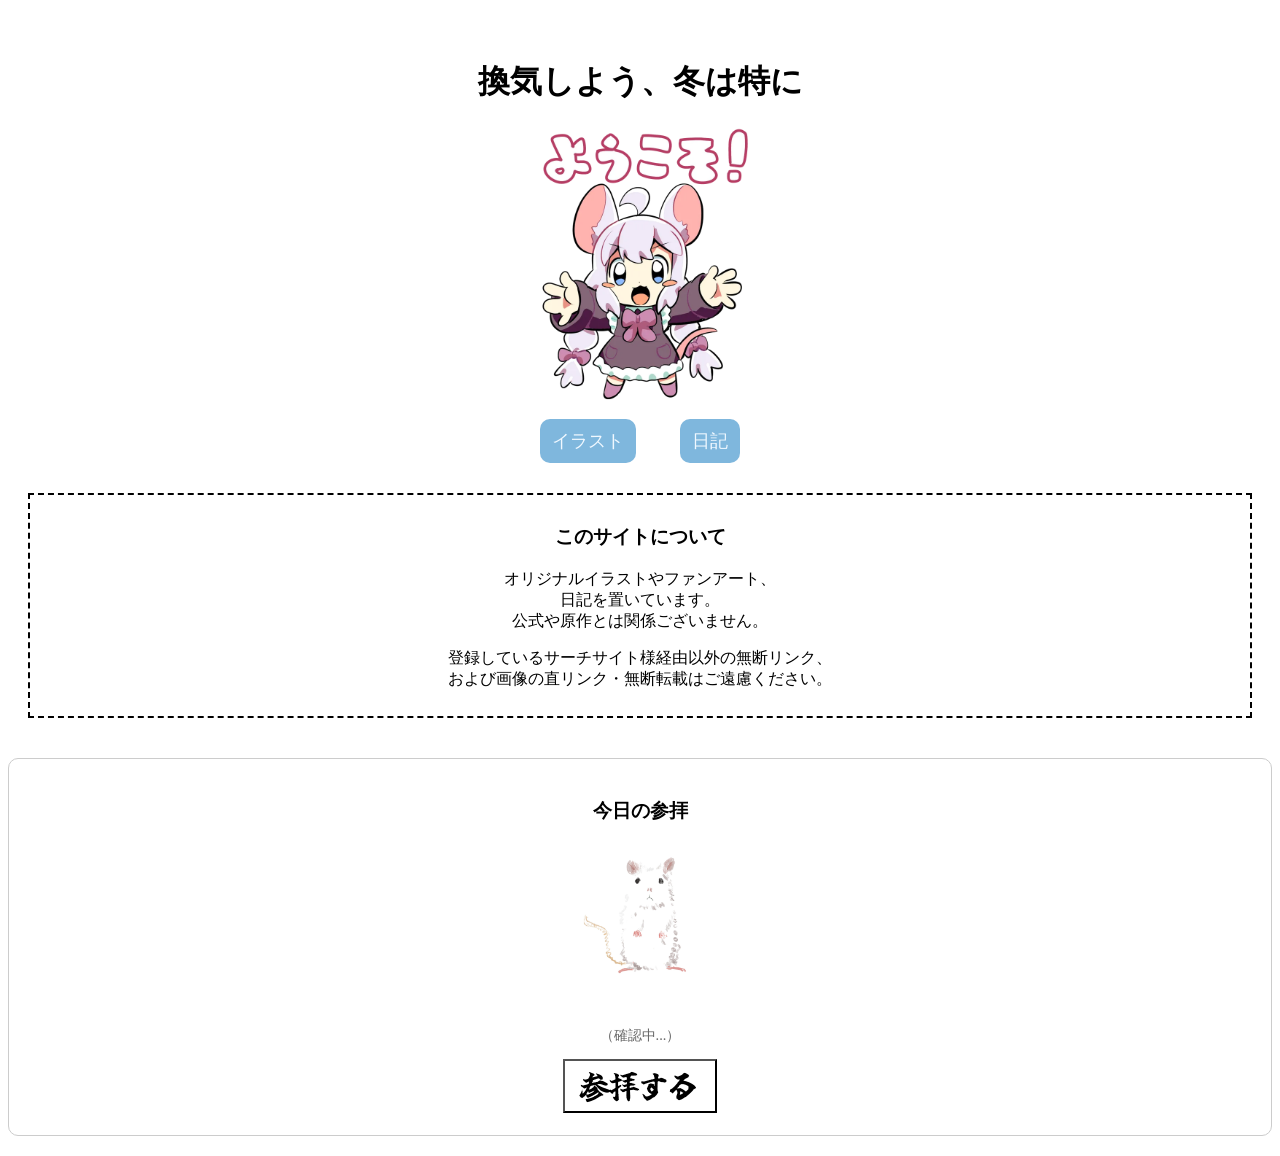
<file: index.html>
<!DOCTYPE html>
<html lang="ja">
<head>
    <meta charset="UTF-8">
    <meta name="viewport" content="width=device-width, initial-scale=1.0">
    <title>トップページ</title>
    <link rel="stylesheet" href="style.css">
    <meta name="robots" content="noindex">
</head>
<body>
    <div class="top">
        <h1>換気しよう、冬は特に</h1>
        <img class="top-e" src="image/ようこそ.webp" alt="ようこそ">
        <div class="nabi">
             <a class="nabi-link" href="e.html">イラスト</a>
             <a class="nabi-link" href="log-top.html">日記</a>
        </div>
        <div class="about">
            <h3>このサイトについて</h3>
            <p>オリジナルイラストやファンアート、<br>日記を置いています。<br>公式や原作とは関係ございません。</p>
            <p>登録しているサーチサイト様経由以外の無断リンク、<br>および画像の直リンク・無断転載はご遠慮ください。</p>
        </div>

        <div id="worship-section" class="worship-area">
            <h3>今日の参拝</h3>
            <img src="image/itizi/2026-10/ファンシーラット.webp" alt="マスコット" class="worship-mascot">
            <p id="worship-status" class="worship-message">（確認中...）</p>
            <button id="worship-button" class="worship-btn"><img src="image/参拝ボタン.webp" alt="参拝する"></button>
        </div>
    </div>
    <script src="top.js"></script>
</body>
</html>
</file>
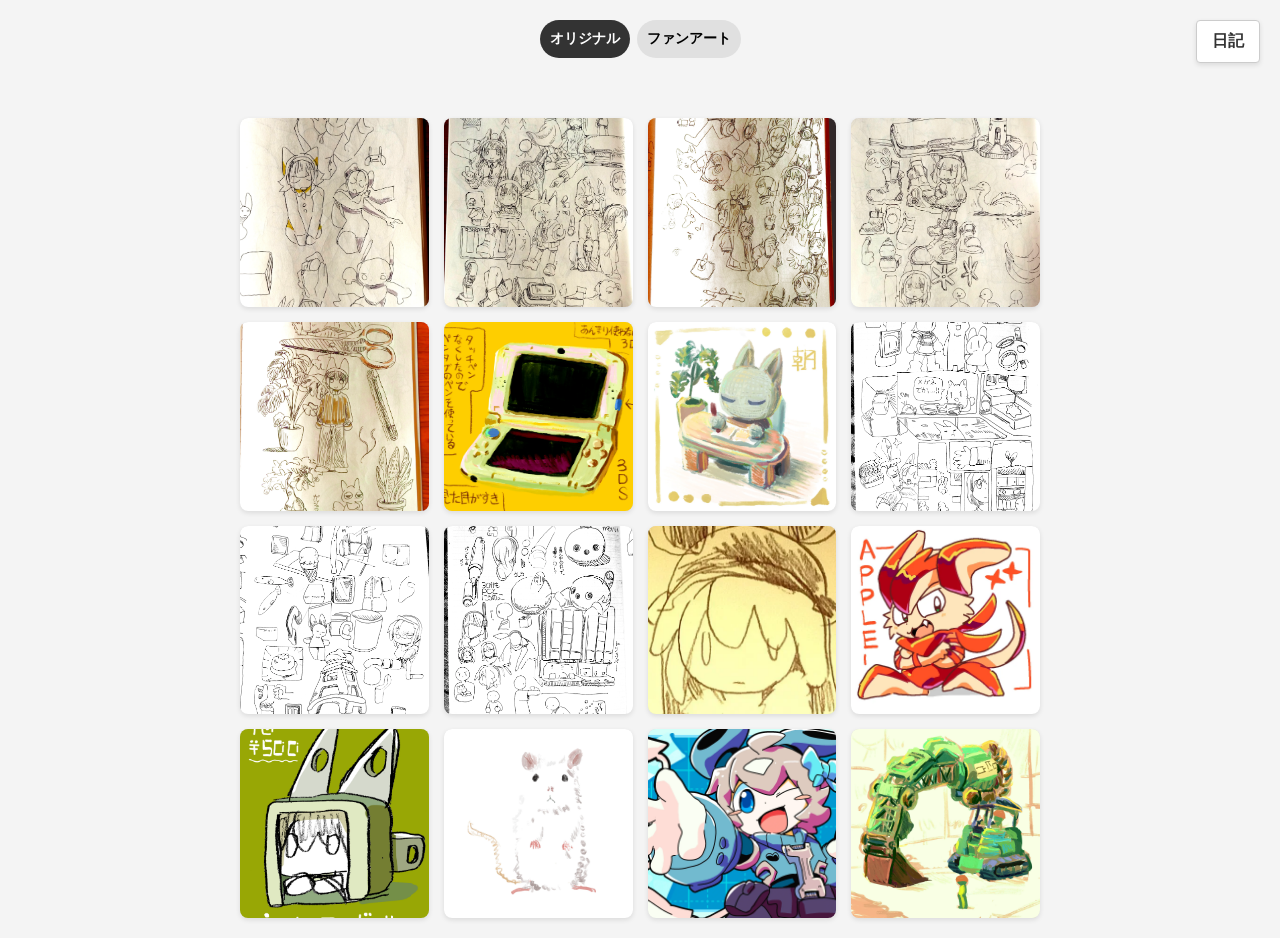
<file: e.html>
<!DOCTYPE html>
<html lang="ja">
<head>
    <meta charset="UTF-8">
    <meta name="viewport" content="width=device-width, initial-scale=1.0">
    <title>イラスト</title>
    <link rel="stylesheet" href="e.css">
    <meta name="robots" content="noindex">
</head>

<body>
<!-- ★ 切り替えボタン（タブ） -->
    <div class="tab-container">
        <button class="tab-btn active" data-file="gallery-original.md">オリジナル</button>
        <button class="tab-btn" data-file="gallery-fanart.md">ファンアート</button>
    </div>

    <!-- ギャラリー表示場所 -->
<div class="gallery-subete">
    <div class="gallery-grid" id="gallery-container"></div>

   <!-- 拡大表示場所-->
    <div id="imageModal" class="modal">
        <span class="close-btn">&times;</span>
        <div class="modal-content-box">
            <img class="modal-content" id="modalImage" alt="拡大画像">
            <p id="modalCaption"></p> <!-- ★ここにタイトルが入ります -->
        </div>
    </div>
</div>
    <div class="fixed-nav">
    <a href="log-top.html">日記</a>
    </div>

    <script src="script.js"></script>
</body>
</html>
</file>
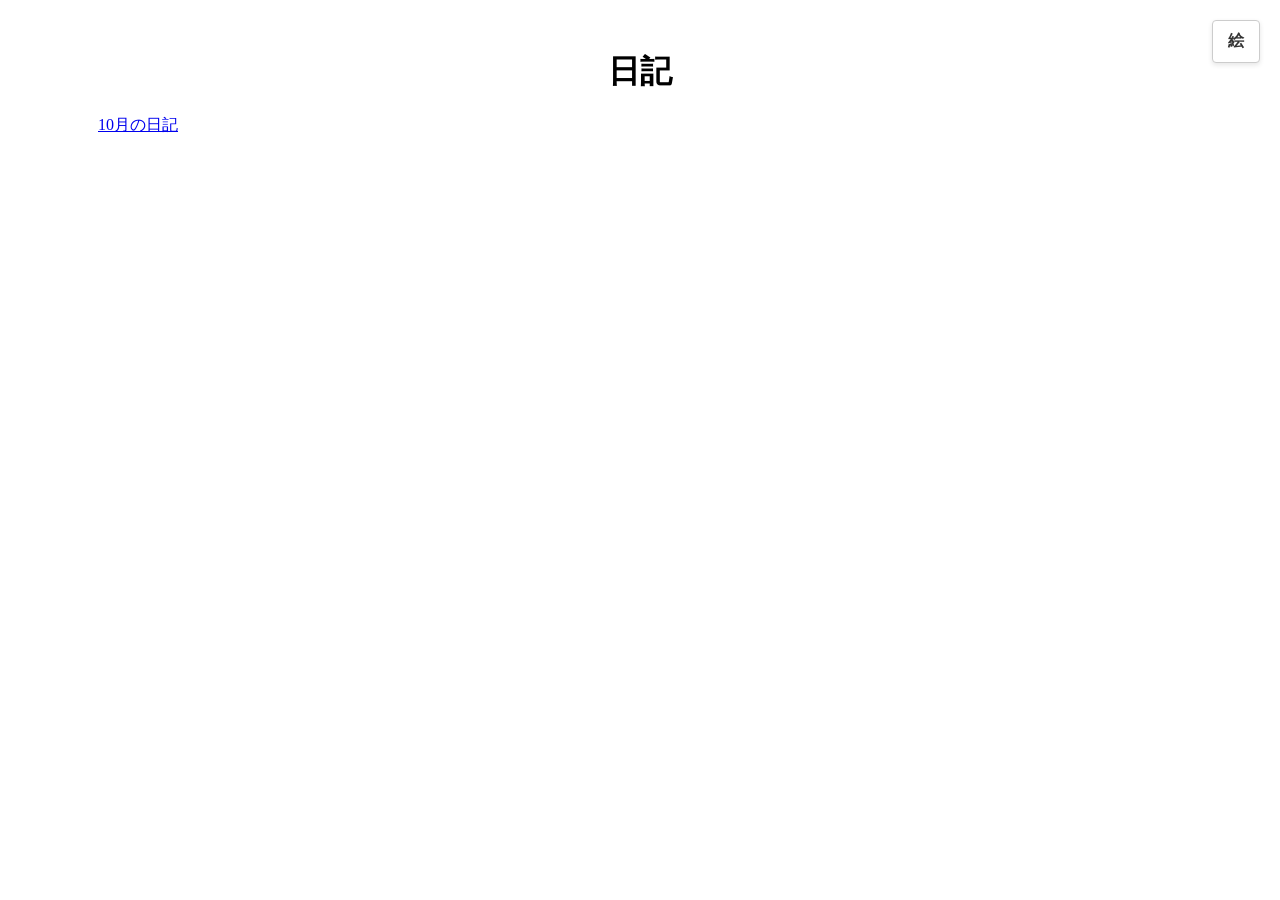
<file: log-top.html>
<!DOCTYPE html>
<html lang="ja">
<head>
    <meta charset="UTF-8">
    <meta name="viewport" content="width=device-width, initial-scale=1.0">
    <title>日記</title>
    <link rel="stylesheet" href="log-top.css">
    <meta name="robots" content="noindex">
</head>
<body>
<div class="log-zenbu">
    <h1 class="log-top">日記</h1>
    <div id="log-narabe">
        <ul>
            <li>
                <a href="log/log-2026-10.html">10月の日記</a>
            </li>
        </ul>
    </div>
    <div class="fixed-nav">
    <a href="e.html">絵</a>
    </div>
</div>
</body>
</html>
</file>
<file: style.css>
.top {
    text-align: center;
    margin-top: 60px;
}

.top-e {
    width: 280px;
}

.nabi {
    margin-top: 20px;
}

.nabi-link {
    margin: 20px;
    font-size: large;
    color: aliceblue;
    text-decoration: none;
    border-radius: 10px;
    background-color: rgb(127, 183, 221);
    padding: 12px;
    cursor: pointer;
}

.about {
    margin: 40px 20px;
    padding: 10px;
    border: dashed 2px;
}


/* 参拝コーナーのスタイル */
.worship-area {
  border: 1px solid #ccc;
  padding: 20px;
  text-align: center;
  margin: 20px 0;
  border-radius: 10px;
}
.worship-mascot {
  max-width: 150px; /* 絵のサイズ調整 */
  height: auto;
  margin-bottom: 15px;
}
.worship-message {
  font-size: 0.9em;
  color: #666;
}
/* CSS */

/* 画像ボタン自体のスタイル */
.worship-btn {
  background: none;       /* 背景を透明に */
  padding: 0;             /* 余白を消す */
  cursor: pointer;        /* マウスカーソルを指の形に */
  outline: none;         /* クリック時の青い枠線を消す（必要に応じて） */
  transition: opacity 0.2s; /* ホバー時の動きを滑らかに */
}

/* ボタンの中の画像のスタイル */
.worship-btn img {
  max-width: 150px;       /* ボタンの横幅を調整（お好みで） */
  height: auto;           /* 縦横比を維持 */
  display: block;         /* 下の隙間を消す */
}

/* マウスを乗せたとき（ホバー）の演出 */
.worship-image-btn:hover {
  opacity: 0.8;           /* 少し透明にする */
}

/* クリックした瞬間（アクティブ）の演出 */
.worship-image-btn:active {
  transform: translateY(1px); /* 少し下に沈ませる */
}

/* ★「本日参拝済み」になったとき（無効化）のスタイル */
.worship-image-btn:disabled {
  cursor: not-allowed;    /* 禁止マークのカーソルに */
  opacity: 0.5;           /* 薄くする */
  filter: grayscale(100%); /* 白黒にする（お好みで） */
}
</file>
<file: e.css>
.fixed-nav {
      position: fixed;   /* 画面に対して位置を固定 */
      top: 20px;         /* 上からの距離 */
      right: 20px;       /* 右からの距離 */
      z-index: 1000;     /* 他の文章の下に隠れないように手前に表示 */
      background: #fff;  /* 背景色（文字が読みにくくならないよう指定） */
      border: 1px solid #ccc;
      border-radius: 4px;
      box-shadow: 0 2px 5px rgba(0,0,0,0.1);
    }

    .fixed-nav a {
      display: block;
      text-decoration: none;
      color: #333;
      font-weight: bold;
      padding: 10px 15px;
    }

    .fixed-nav a:hover {
      color: #48910d;
    }



    /* イラスト展示*/

    body {
    font-family: sans-serif;
    background-color: #f4f4f4;
    margin: 0;
    padding: 20px;
}

h1 {
    text-align: center;
    color: #333;
}

/* 隠しておくMarkdownの生テキストエリア */
#markdown-source {
    display: none;
}

/* ギャラリーのグリッド設定（ピクシブ風） */
.gallery-grid {
    display: grid;
    grid-template-columns: repeat(auto-fill, minmax(150px, 1fr));
    gap: 15px;
    max-width: 800px;
    margin: 0 auto;
}

.gallery-subete {
    margin-top: 60px;
}

/* サムネイルの枠（正方形を維持） */
.thumbnail {
    width: 100%;
    aspect-ratio: 1 / 1;
    overflow: hidden;
    border-radius: 8px;
    background-color: #ddd;
    cursor: pointer;
    box-shadow: 0 2px 5px rgba(0,0,0,0.1);
    transition: transform 0.2s;
}

.thumbnail:hover {
    transform: translateY(-3px);
}

.thumbnail img {
    width: 100%;
    height: 100%;
    object-fit: cover; 
}

/* --- モーダル（拡大表示）のスタイル --- */
.modal {
    display: none;
    position: fixed;
    z-index: 1000;
    left: 0;
    top: 0;
    width: 100%;
    height: 100%;
    background-color: rgba(0, 0, 0, 0.8);
    justify-content: center;
    align-items: center;
}

.modal-content {
    max-width: 90%;
    max-height: 90%;
    border-radius: 4px;
    box-shadow: 0 4px 15px rgba(0,0,0,0.3);
}

/* 画像とタイトルを縦に並べるボックス */
.modal-content-box {
    display: flex;
    flex-direction: column;
    align-items: center;
    max-width: 90%;
    max-height: 90%;
}

/* 拡大された画像本体 */
.modal-content {
    max-width: 100%;
    max-height: 75vh; /* 画面の高さに合わせて調整 */
    object-fit: contain;
    border-radius: 4px;
    box-shadow: 0 4px 15px rgba(0,0,0,0.3);
}

/* 画像の下に出るタイトルのスタイル */
#modalCaption {
    color: #ffffff;
    font-size: 16px;
    margin-top: 15px;
    text-align: center;
    font-weight: bold;
}

/* 閉じるボタン（×マーク） */
.close-btn {
    position: fixed;       /* absolute から fixed に変更して画面に固定 */
    top: 20px;
    left: 30px;
    color: #ffffff;        /* 文字色をはっきりした白に */
    font-size: 50px;       /* 少し大きくする */
    font-weight: bold;
    cursor: pointer;
    z-index: 1010;         /* モーダル背景（1000）より手前に必ず表示させる */
    user-select: none;     /* 文字を選択できないようにして押しやすくする */
}

.close-btn:hover {
    color: #ffcccc;        /* ホバーしたときに少し色を変える */
}


/* タブボタンのレイアウト */
.tab-container {
    display: flex;
    justify-content: center;
    gap: 7px;
    margin-bottom: 25px;
}

.tab-btn {
    padding: 10px 10px;
    font-size: 14px;
    font-weight: bold;
    background-color: #e0e0e0;
    border: none;
    border-radius: 20px;
    cursor: pointer;
    transition: background-color 0.2s, color 0.2s;
}

.tab-btn:hover {
    background-color: #d0d0d0;
}

/* 選択されているタブの色 */
.tab-btn.active {
    background-color: #333;
    color: #fff;
}
</file>
<file: log-top.css>
.fixed-nav {
      position: fixed;   /* 画面に対して位置を固定 */
      top: 20px;         /* 上からの距離 */
      right: 20px;       /* 右からの距離 */
      z-index: 1000;     /* 他の文章の下に隠れないように手前に表示 */
      background: #fff;  /* 背景色（文字が読みにくくならないよう指定） */
      border: 1px solid #ccc;
      border-radius: 4px;
      box-shadow: 0 2px 5px rgba(0,0,0,0.1);
    }

    .fixed-nav a {
      display: block;
      text-decoration: none;
      color: #333;
      font-weight: bold;
      padding: 10px 15px;
    }

    .fixed-nav a:hover {
      color: #48910d;
    }

.log-top {
     text-align: center;
}


.log-zenbu {
    margin: 50px;
}

li {
    list-style: none;
}
</file>
